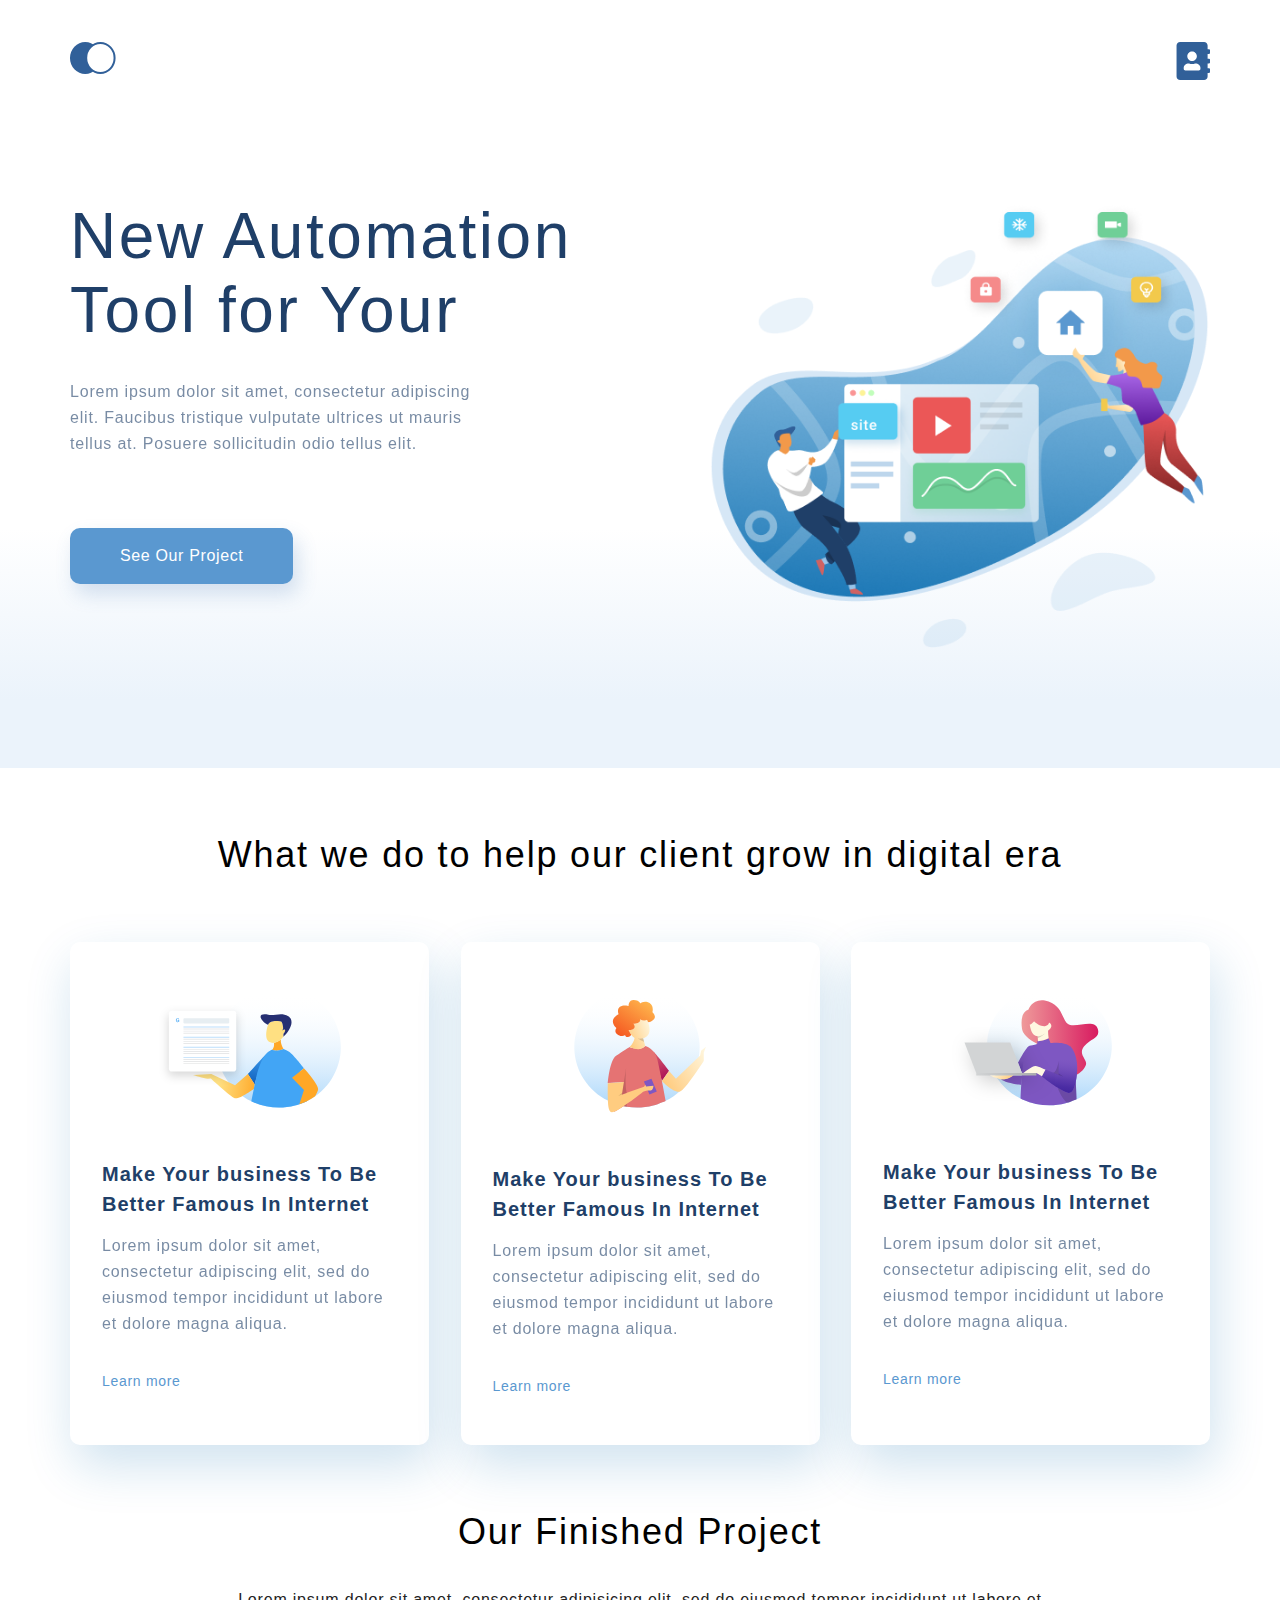
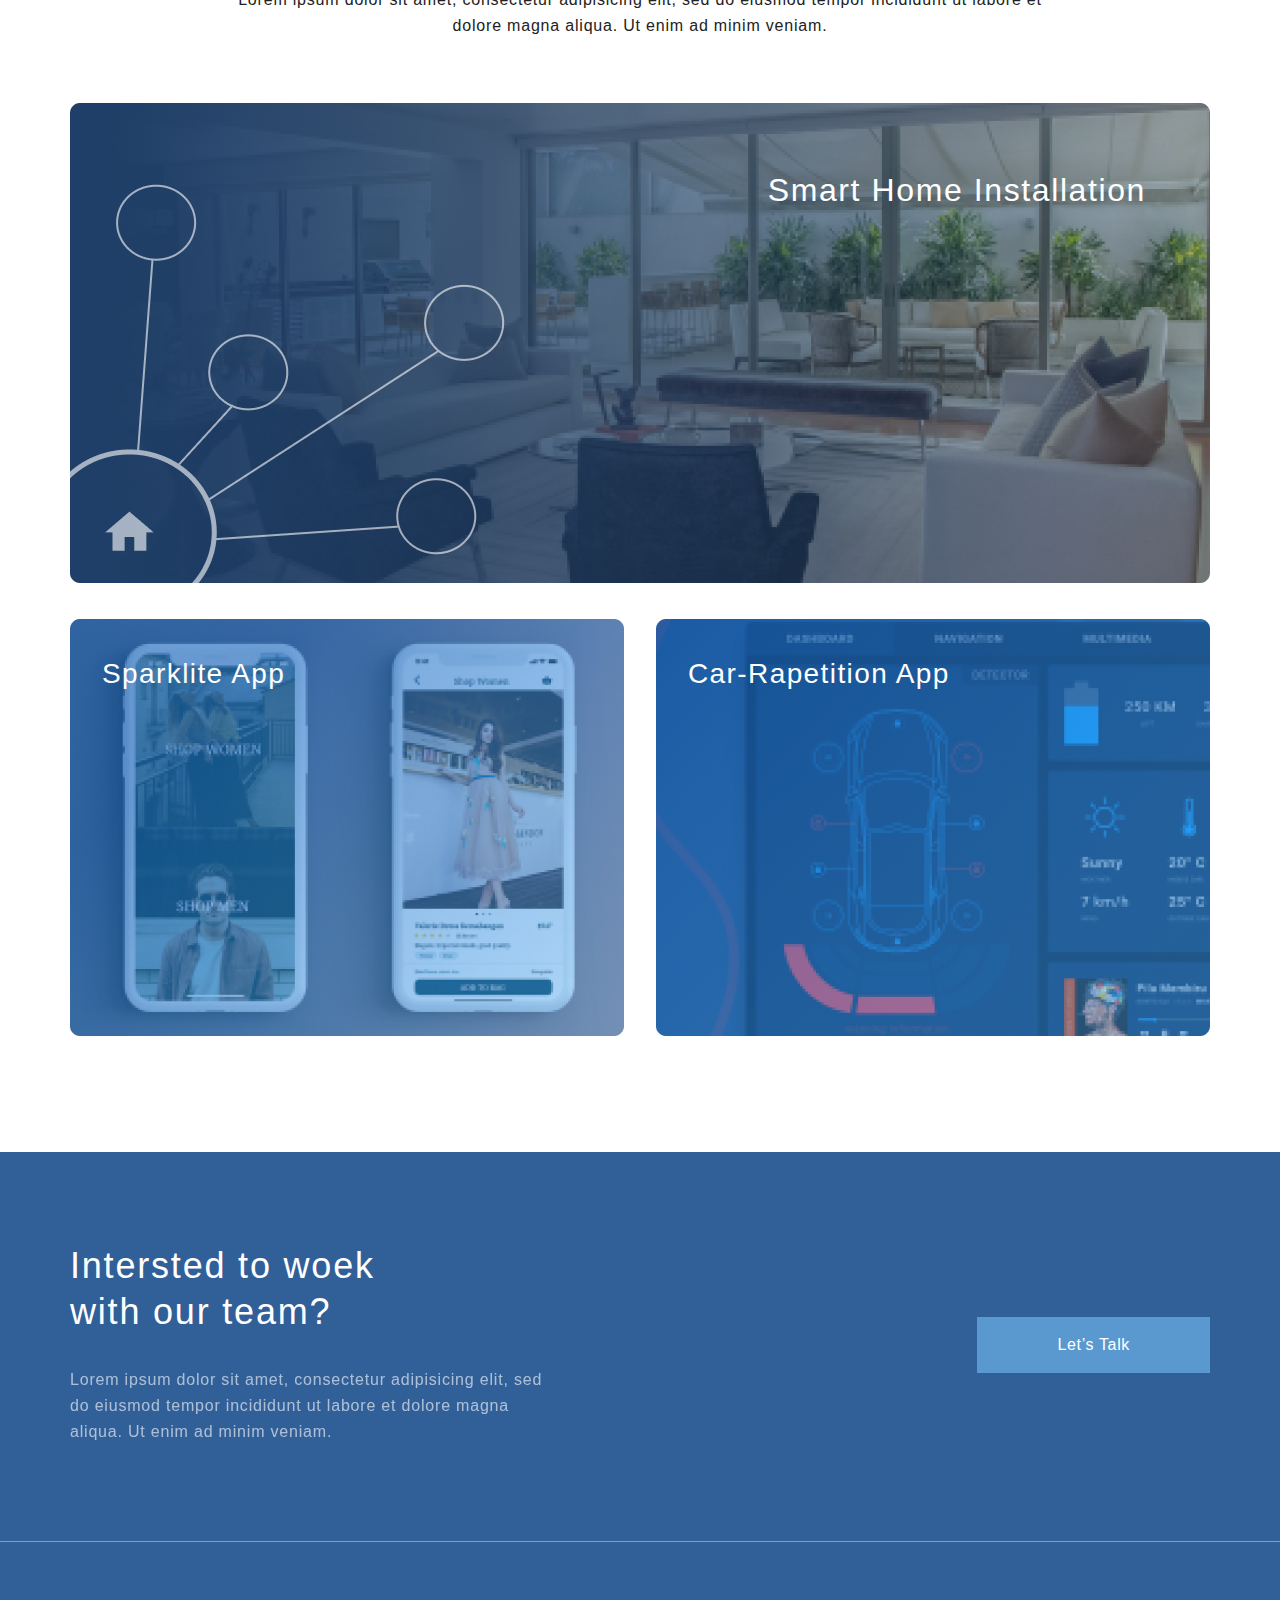
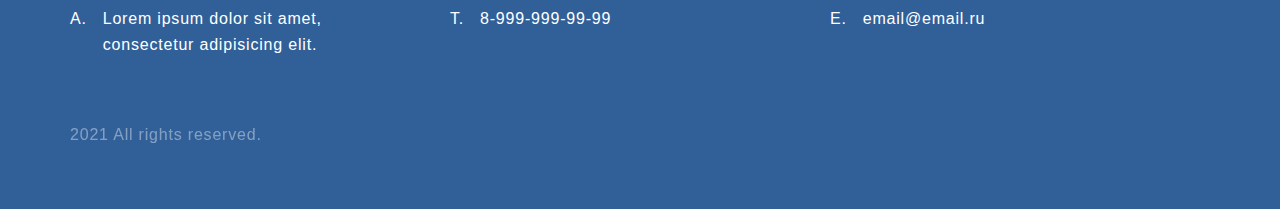
<file: index.html>
<!DOCTYPE html>
<html lang="en">

<head>
    <meta charset="UTF-8">
    <meta http-equiv="X-UA-Compatible" content="IE=edge">
    <meta name="viewport" content="width=device-width, initial-scale=1.0">
    <title>Мой сайт. Главная</title>
    <link rel="stylesheet" href="style.css">
</head>
<!--******************************************************-->

<body>
    <!--~~~~~~~~~~~~~~~~~~~Шапка~~~~~~~~~~~~~~~~~~~~-->
    <div class="top">
        <div class="container top__box">
            <ul class="header">
                <li><a href="index.html"><img src="img/logo.svg" alt="logo"></a></li>
                <li><a href="contakt.html"><img src="img/contakts.svg" alt="contakts"></a></li>
            </ul>
            <div class="top__info">
                <h1 class="top__heading">New Automation Tool for Your</h1>
                <p class="text top__text">
                    Lorem ipsum dolor sit amet, consectetur adipiscing elit. Faucibus tristique vulputate ultrices ut
                    mauris tellus at. Posuere sollicitudin odio tellus elit.
                </p>
                <a class="top__button" href="#">See Our Project</a>
            </div>

        </div>
    </div>

    <!--~~~~~~~~~~~~~~~~~~~~Тело~~~~~~~~~~~~~~~~~~~~-->
    <div class="what-we-do container">
        <h3 class="heading">What we do to help our client grow in digital era</h3>
        <div class="card__box">
            <div class="card">
                <img class="card__img" src="img/card-1.svg" alt="card1">
                <h4 class="heading__mini">Make Your business To Be Better Famous In Internet</h4>
                <p class="text">
                    Lorem ipsum dolor sit amet, consectetur adipiscing elit, sed do eiusmod tempor incididunt ut labore
                    et dolore magna aliqua.
                </p>
                <a class="card__link" href="#">Learn more</a>
            </div>
            <div class="card">
                <img class="card__img" src="img/card-2.svg" alt="card2">
                <h4 class="heading__mini">Make Your business To Be Better Famous In Internet</h4>
                <p class="text">
                    Lorem ipsum dolor sit amet, consectetur adipiscing elit, sed do eiusmod tempor incididunt ut labore
                    et dolore magna aliqua.
                </p>
                <a class="card__link" href="#">Learn more</a>
            </div>
            <div class="card">
                <img class="card__img" src="img/card-3.svg" alt="card3">
                <h4 class="heading__mini">Make Your business To Be Better Famous In Internet</h4>
                <p class="text">
                    Lorem ipsum dolor sit amet, consectetur adipiscing elit, sed do eiusmod tempor incididunt ut labore
                    et dolore magna aliqua.
                </p>
                <a class="card__link" href="#">Learn more</a>
            </div>
        </div>

    </div>

    <div class="project container">
        <h3 class="heading">Our Finished Project</h3>
        <p class="text text__project">
            Lorem ipsum dolor sit amet, consectetur adipisicing elit, sed do eiusmod tempor incididunt ut labore et
            dolore magna aliqua. Ut enim ad minim veniam.
        </p>
        <div class="project__item">
            <img class="project__img" src="img/project1.png" alt="Foto project1">
            <p class="project__text">Smart Home Installation</p>
        </div>
        <div class="project__parent">
            <div class="project__item project__item__margin">
                <img class="project__img" src="img/project2.png" alt="Foto project2">
                <p class="project__text__mini">Sparklite App</p>
            </div>
            <div class="project__item">
                <img class="project__img" src="img/project3.png" alt="Foto project3">
                <p class="project__text__mini">Car-Rapetition App</p>
            </div>
        </div>
    </div>

    <!--~~~~~~~~~~~~~~~~~~~Подвал~~~~~~~~~~~~~~~~~~~-->
    <div class="footer">
        <div class="container foter__info">
            <div class="footer__block__info">
                <h3 class="heading footer__heading">Intersted to woek with our team?</h3>
                <p class="text footer__text">
                    Lorem ipsum dolor sit amet, consectetur adipisicing elit, sed do eiusmod tempor incididunt ut
                    labore et
                    dolore magna aliqua. Ut enim ad minim veniam.
                </p>
            </div>
            <div>
                <a class="link__footer" href="#">Let’s Talk</a>
            </div>
        </div>

        <hr class="footer__hr">

        <div class="container">
            <div class="footer__bottom">
                <ol class="footer__info">
                    <li class="footer__list">
                        <p class="element__list">Lorem ipsum dolor sit amet, consectetur
                            adipisicing elit.</p>
                    </li>
                    <li class="footer__list">
                        <p class="element__list">8-999-999-99-99</p>
                    </li>
                    <li class="footer__list">
                        <p class="element__list">email@email.ru</p>
                    </li>
                </ol>

                <div>
                    <p class="text footer__all__rights">2021 All rights reserved.</p>
                </div>
            </div>
        </div>
    </div>
</body>

</html>
</file>
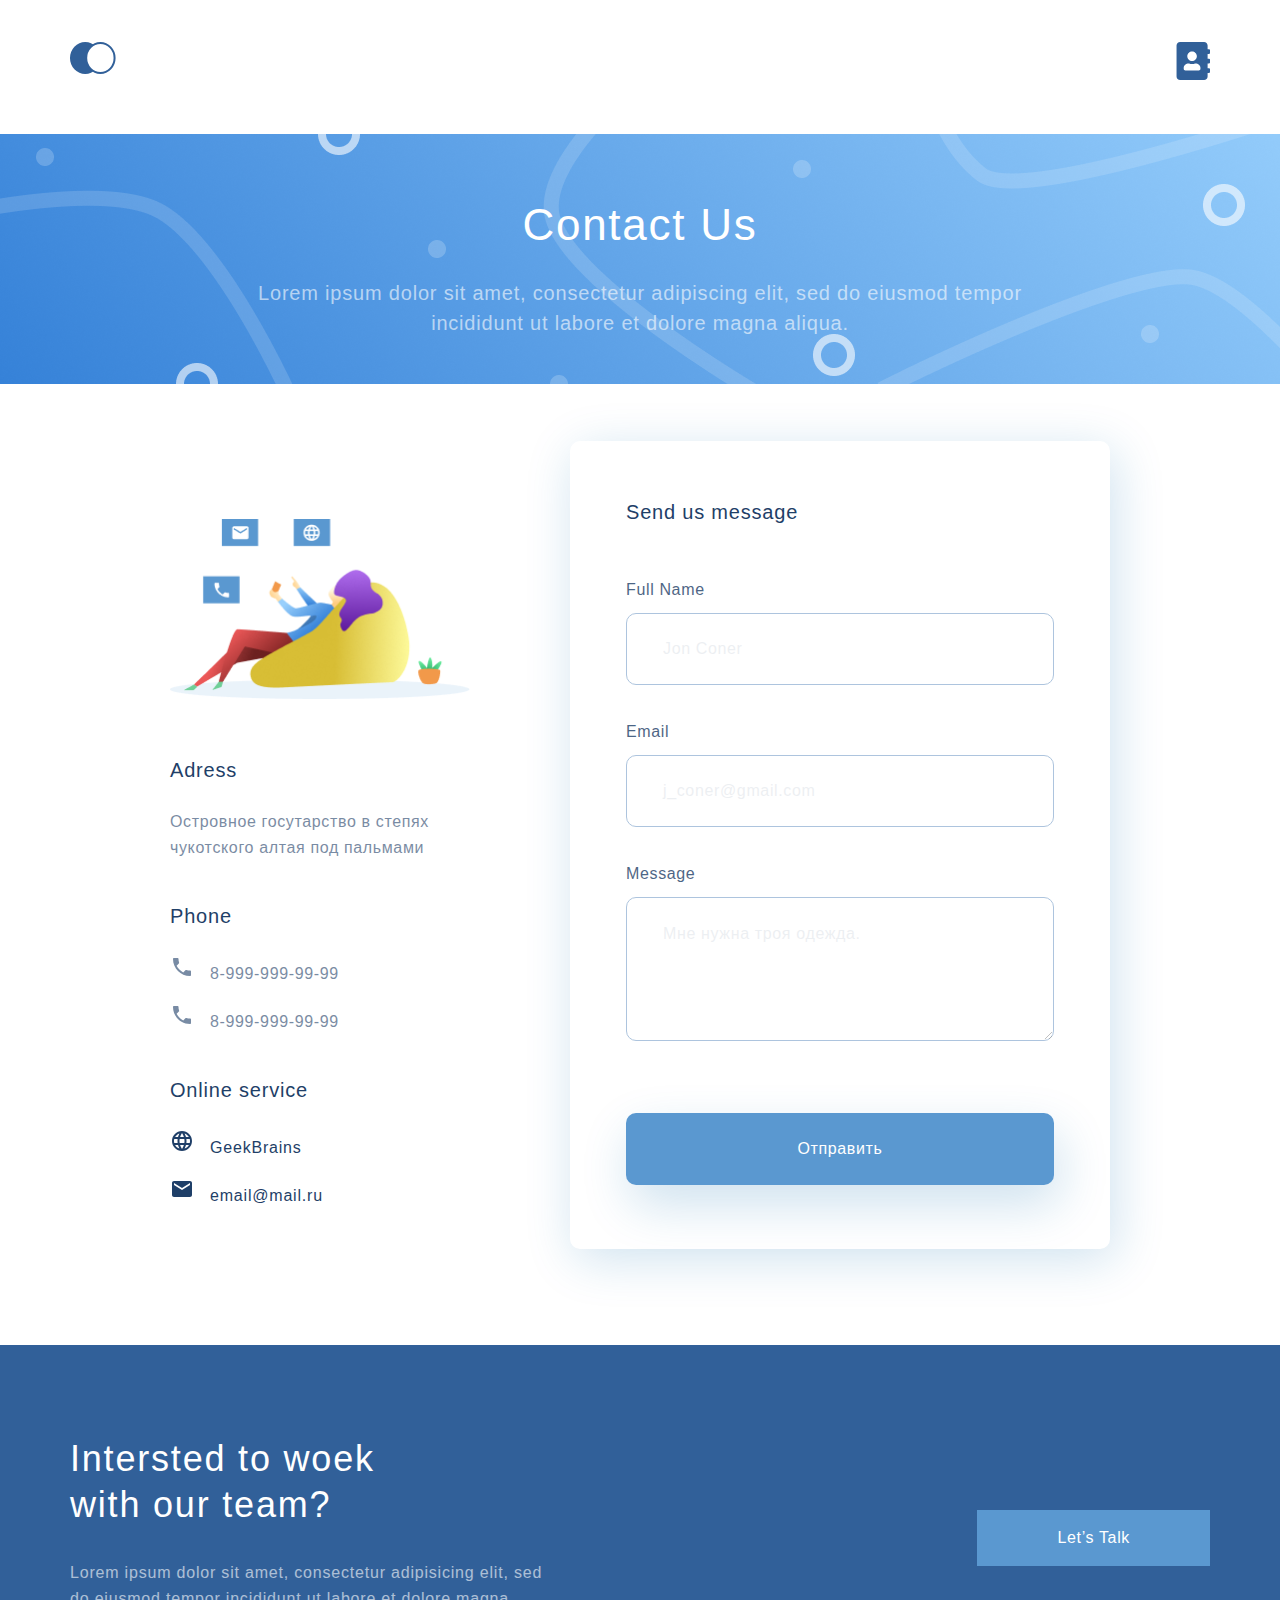
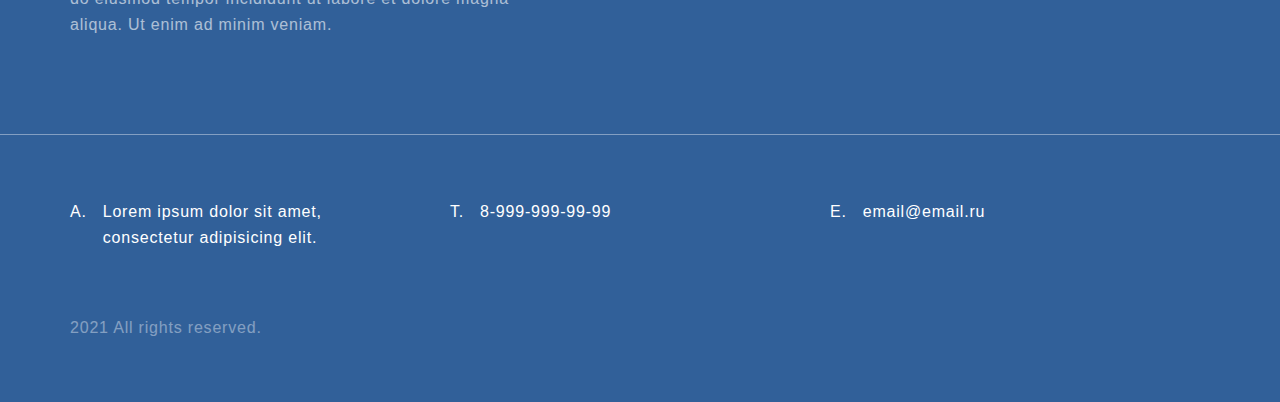
<file: contakt.html>
<!DOCTYPE html>
<html lang="en">

<head>
    <meta charset="UTF-8">
    <meta http-equiv="X-UA-Compatible" content="IE=edge">
    <meta name="viewport" content="width=device-width, initial-scale=1.0">
    <title>Мой сайт. Контакты</title>
    <link rel="stylesheet" href="style.css">
</head>

<body>
    <!--~~~~~~~~~~~~~~~~~~~Шапка~~~~~~~~~~~~~~~~~~~~-->
    <div class="cont__top">
        <div>
            <ul class="header cont__header">
                <li><a href="index.html"><img src="img/logo.svg" alt="logo"></a></li>
                <li><a href="contakt.html"><img src="img/contakts.svg" alt="contakts"></a></li>
            </ul>
            <div class="cont__top__info">
                <h2 class="cont__top__heading">Contact Us</h2>
                <p class="text cont__top__text">
                    Lorem ipsum dolor sit amet, consectetur adipiscing elit, sed do eiusmod tempor incididunt ut labore
                    et dolore magna aliqua.
                </p>
            </div>
        </div>
    </div>

    <!--~~~~~~~~~~~~~~~~~~~~Тело~~~~~~~~~~~~~~~~~~~~-->
    <main class="container">
        <div class="cont__main">
            <div class="cont__info">
                <img class="cont__info__img" src="img/cont_cart_contakts.png" alt="Картинка">

                <h4 class="cont__heading">Adress</h4>
                <p class="text cont__info__text">Островное госутарство в степях чукотского алтая под пальмами</p>
                <h4 class="cont__heading">Phone</h4>
                <ul class="cont__list__phone">
                    <li><img src="img/ic_phone_24px.svg" alt="phone">8-999-999-99-99</li>
                    <li><img src="img/ic_phone_24px.svg" alt="phone">8-999-999-99-99</li>
                </ul>
                <h4 class="cont__heading">Online service</h4>
                <ul class="cont__list__online">
                    <li><img src="img/ic_internet_24px.svg" alt="WWW"><a href="#">GeekBrains</a></li>
                    <li><img src="img//ic_email_24px.svg" alt="email"><a href="mailto:email@mail.ru">email@mail.ru</a>
                    </li>
                </ul>
            </div>
            <form class="cont__form" action="#">
                <h4 class="cont__heading cont__heading__padding">Send us message</h4>
                <p class="cont__name__input">Full Name</p> <input class="cont__input" type="text"
                    placeholder="Jon Coner">
                <p class="cont__name__input">Email</p> <input class="cont__input" type="email"
                    placeholder="j_coner@gmail.com">
                <p class="cont__name__input">Message</p> <textarea class="cont__textarea" cols="30" rows="10"
                    placeholder="Мне нужна троя одежда."></textarea>
                <input class="cont__form__button" type="submit" value="Отправить">
            </form>
        </div>
    </main>
    <div class="cont__map">
        <script type="text/javascript" charset="utf-8" async
            src="https://api-maps.yandex.ru/services/constructor/1.0/js/?um=constructor%3Aaf604ddf850d0dbe1890d8a5e410c3c2914b6306937949d55bf070f71ed04ebd&amp;width=100%25&amp;height=480&amp;lang=ru_RU&amp;scroll=true"></script>
    </div>



    <!--~~~~~~~~~~~~~~~~~~~Подвал~~~~~~~~~~~~~~~~~~~-->
    <div class="footer">
        <div class="container foter__info">
            <div class="footer__block__info">
                <h3 class="heading footer__heading">Intersted to woek with our team?</h3>
                <p class="text footer__text">
                    Lorem ipsum dolor sit amet, consectetur adipisicing elit, sed do eiusmod tempor incididunt ut
                    labore et
                    dolore magna aliqua. Ut enim ad minim veniam.
                </p>
            </div>
            <div>
                <a class="link__footer" href="#">Let’s Talk</a>
            </div>
        </div>

        <hr class="footer__hr">

        <div class="container">
            <div class="footer__bottom">
                <ol class="footer__info">
                    <li class="footer__list">
                        <p class="element__list">Lorem ipsum dolor sit amet, consectetur
                            adipisicing elit.</p>
                    </li>
                    <li class="footer__list">
                        <p class="element__list">8-999-999-99-99</p>
                    </li>
                    <li class="footer__list">
                        <p class="element__list">email@email.ru</p>
                    </li>
                </ol>

                <div>
                    <p class="text footer__all__rights">2021 All rights reserved.</p>
                </div>
            </div>
        </div>
    </div>
</body>



</html>
</file>
<file: style.css>
*{
    margin: 0;
    padding: 0;
    font-family: sans-serif;
}
.top{
    min-height: 768px;
    background: linear-gradient(0deg, #EBF3FB 8.84%, rgba(152, 195, 232, 0) 31.12%);

}
.container{
    max-width: 1140px;
    margin: 0 auto;
}
.top__box{
    display: flex;
    flex-direction: column;
    height: 100%;
    flex-grow: 1;
}
.header{
    display: flex;
    justify-content: space-between ;
    list-style-type: none;
    padding-top: 42px;
}
.top__info{
    padding-top: 115px;
    flex-grow: 1;
    background-image: url(img/top_back.png);
    background-repeat: no-repeat;
    background-position: right center;
    background-size: 44%;
    min-height: 569px;
}
.top__heading{
    width: 510px;
    font-weight: 300;
    font-size: 64px;
    line-height: 74px;
    letter-spacing: 0.04em;
    color: #1F3F68;
    margin-bottom: 32px;
}
.top__text{
    width: 425px;
}
.text{
    font-size: 16px;
    line-height: 26px;
    color: #1F3F68;
    letter-spacing: 0.05em;
    opacity: 0.6;
}
.top__button{
    font-size: 16px;
    line-height: 26px;
    text-align: center;
    letter-spacing: 0.04em;
    color: #FFFFFF;
    background: #5A98D0;
    box-shadow: 5px 10px 20px rgba(53, 110, 173, 0.2);
    border-radius: 10px;
    padding: 15px 50px;
    text-decoration: none;
    display: inline-block;
    margin-top: 71px;
}
.heading{
    font-size: 36px;
    text-align: center;
    font-weight: 300;
    line-height: 46px;
    letter-spacing: 0.05em;
    color: #000000;
}
.what-we-do{
    padding-top: 64px;
}
.card__box{
    display: flex;
    justify-content: space-between;
    padding-top: 64px;
    padding-bottom: 64px;
}
.card{
    width: 359px;
    padding: 44px 32px;
    box-sizing: border-box;
    background: #FFFFFF;
    box-shadow: 5px 20px 50px rgba(16, 112, 177, 0.2);
    border-radius: 10px;
    display: flex;
    flex-direction: column;
}
.heading__mini{
    font-size: 20px;
    line-height: 30px;
    color: #1F3F68;
    letter-spacing: 0.05em;
    margin-bottom: 14px;
}
.card__img{
    align-self: center;
    margin-bottom: 51px;
}
.card__link{
    font-size: 14px;
    line-height: 30px;
    letter-spacing: 0.05em;
    color: #5A98D0;
    text-decoration: none;
    margin-top: 29px;
}
.project{
    margin-bottom: 112px;
}
.text__project{
    width: 75%;
    margin: 32px auto 64px;
    color: #222222;
    text-align: center;
    opacity: 1;
}
.project__item{
    position: relative;
    flex-grow: 1;
}
.project__parent{
    display: flex;
    justify-content: space-between;
    margin-top: 32px;
}
.project__item__margin{
    margin-right: 32px;
}
.project__text{
    font-size: 32px;
    line-height: 46px;
    text-align: right;
    letter-spacing: 0.05em;
    color: #FFFFFF;
    position: absolute;
    top: 64px;
    right: 64px;
}
.project__text__mini{
    font-size: 28px;
    line-height: 46px;
    text-align: right;
    letter-spacing: 0.05em;
    color: #FFFFFF;
    position: absolute;
    top: 32px;
    left: 32px;
}
.project__img{
    width: 100%;
}
.footer{
    margin-top: 64px;
    background: #316099;
    height: 657px;
}
.foter__info{
    display: flex;
    justify-content: space-between;
}
.footer__heading{
    font-size: 36px;
    line-height: 46px;
    letter-spacing: 0.05em;
    color: #FFFFFF;
    width: 350px;
    text-align: left;
    margin-top: 91px;
    margin-bottom: 32px;
}
.footer__text{
    font-size: 16px;
    line-height: 26px;
    letter-spacing: 0.05em;
    color: #FFFFFF;
    opacity: 0.6;
    width: 495px;
    margin-bottom: 96px;
}
.link__footer{
    font-size: 16px;
    line-height: 26px;
    text-align: center;
    letter-spacing: 0.04em;
    color: #FFFFFF;
    background: #5A98D0;
    padding: 15px 80px;
    text-decoration: none;
    display: inline-block;
    margin-top: 165px;
}
.footer__hr{
    height: 1px;
    border: 0;
    background-color: #fff;
    opacity: 0.4;
}
.footer__info{
    margin: 64px 0;
    justify-content: space-between;
    display: flex;
}
.footer__list{
    font-size: 16px;
    line-height: 26px;
    letter-spacing: 0.05em;
    color: #fff;
    flex-grow: 1;
    flex-basis: 33.33333%;
    list-style-type: none;
    display: flex;
    margin-right: 32px;
}
.footer__list:nth-child(1)::before{
    content: 'A.';
    display: block;
    margin-right: 16px;
}
.footer__list:nth-child(2)::before{
    content: 'T.';
    display: block;
    margin-right: 16px;
}
.footer__list:nth-child(3)::before{
    content: 'E.';
    display: block;
    margin-right: 16px;
}
.footer__all__rights{
    font-size: 16px;
    line-height: 26px;
    letter-spacing: 0.05em;
    color: #FFFFFF;
    opacity: 0.4;
}
/*ДЛЯ СТРАНИЦИ "КОНТАКТЫ"*/
.cont__top__info{
    max-width: 1366px;
    height: 250px;
    background-image: url(img/cont_top_back.png);
    background-position-x: center;
    margin: 50px auto 0;
}
.cont__header{
    max-width: 1140px;
    margin: 0 auto;
}
.cont__top__heading{
    font-weight: 500;
    font-size: 44px;
    line-height: 74px;
    text-align: center;
    letter-spacing: 0.04em;
    color: #FFFFFF;
    padding-top: 54px;
}
.cont__top__text{
    font-size: 20px;
    line-height: 30px;
    text-align: center;
    letter-spacing: 0.04em;
    color: rgba(255, 255, 255, 0.6);
    width: 780px;
    margin: 0 auto;
    padding-top: 16px;
    opacity: 1.0;
}
/*Тело Контакты*/
.cont__main{
    max-width: 940px;
    padding-top: 57px;
    display: flex;
    margin: 0 auto;
    justify-content: space-between;
}
.cont__info{
    display: flex;
    flex-direction: column;
    width: 300px;
}
.cont__info__img{
    margin-top: 78px;
    margin-bottom: 56px;
}
.cont__info__text{
    margin-bottom: 40px;
    font-weight: 300;
    font-size: 16px;
    line-height: 26px;
    letter-spacing: 0.04em;
    color: #1F3F68;
    opacity: 0.6;
}
.cont__list__phone{
    margin-bottom: 40px;
    font-weight: 300;
    font-size: 16px;
    line-height: 26px;
    letter-spacing: 0.04em;
    color: #1F3F68;
    opacity: 0.6;
    list-style-type: none;
}
.cont__list__phone>li{
    padding-bottom: 16px;
 }
.cont__list__phone>li>img{
    padding-right: 16px;
}
.cont__list__phone>li:last-child{
    padding-bottom: 0;
}
.cont__list__online{
    margin-bottom: 40px;
    font-size: 16px;
    line-height: 26px;
    letter-spacing: 0.05em;
    color: #1F3F68;
    list-style-type: none;
}
.cont__list__online>li{
    padding-bottom: 16px;
}
.cont__list__online>li>img{
    padding-right: 16px;
}
.cont__list__online>li:last-child{
    padding-bottom: 0;
}
.cont__list__online>li>a{
    text-decoration: none;
}
.cont__list__online>li>a:link{
    list-style: none;
    font-size: 16px;
    line-height: 26px;
    letter-spacing: 0.05em;
    color: #1F3F68;
}
.cont__list__online>li>a:visited{
    list-style: none;
    font-size: 16px;
    line-height: 26px;
    letter-spacing: 0.04em;
    color: #1F3F68;
}
.cont__form{
    display: flex;
    flex-direction: column;
    background: #FFFFFF;
    box-shadow: 5px 10px 50px rgba(16, 112, 177, 0.2);
    border-radius: 10px;
    width: 540px;
    box-sizing: border-box;
    padding: 56px;
}
.cont__map{
    max-width: 940px;
    max-height: 480px;
    margin: 0 auto;
    margin-top: 96px;
}
.cont__heading{
    font-weight: 500;
    font-size: 20px;
    line-height: 30px;
    letter-spacing: 0.04em;
    color: #1F3F68;
    padding-bottom: 24px;

}
.cont__heading__padding{
    padding-bottom: 48px;
}
.cont__name__input{
    font-size: 16px;
    line-height: 30px;
    letter-spacing: 0.04em;
    color: #1F3F68;
    opacity: 0.8;
    padding-bottom: 8px;
}
.cont__input{
    opacity: 0.4;
    border: 1px solid #356EAD;
    box-sizing: border-box;
    border-radius: 10px;
    width: 428px;
    height: 72px;
    margin-bottom: 32px;
}
.cont__input::placeholder{
    font-weight: 300;
    font-size: 16px;
    line-height: 30px;
    letter-spacing: 0.04em;
    color: #1F3F68;
    opacity: 0.2;
    padding-left: 36px;
    padding-top: 21px;
}
.cont__textarea{
    width: 428px;
    height: 144px;
    opacity: 0.4;
    border: 1px solid #356EAD;
    box-sizing: border-box;
    border-radius: 10px;
}
.cont__textarea::placeholder{
    font-weight: 300;
    font-size: 16px;
    line-height: 30px;
    letter-spacing: 0.04em;
    color: #1F3F68;
    opacity: 0.2;
    padding-left: 36px;
    padding-top: 21px;
}
.cont__form__button{
    font-weight: 500;
    font-size: 16px;
    line-height: 26px;
    text-align: center;
    letter-spacing: 0.04em;
    color: #FFFFFF;
    background: #5A98D0;
    box-shadow: 5px 20px 50px rgba(16, 112, 177, 0.2);
    border-radius: 10px;
    width: 428px;
    height: 72px;
    border-style: none;
    margin-top: 72px;
    
}

@media (max-width: 1024px){
/*для планшетов*/
    .container{
        padding-right: 32px;
        padding-left: 32px;
    }
    .top__info{
        background-position: right 280px;
    }
    .cont__header{
        padding-left: 32px;
        padding-right: 32px;
    }
    .cont__main{
        flex-direction: column;
        align-items: center;
    }
    .card__box{
        flex-direction: column;
        align-items: center;
    }
    .card{
        margin-bottom: 32px;
    }
    .cont__map{
        max-height: 392px;
        overflow-y: hidden;
    }
    .footer__heading{
        margin-left: 92px;
        max-width: 340px;
        margin-top: 47px;
    }
    .footer__text{
        margin-left: 92px;
        max-width: 340px;
        margin-bottom: 64px;
    }
    .link__footer{
        padding: 3px 27px 2px;
        margin-right: 92px;
    }
    .footer{
        height: auto;
        padding-bottom: 64px;
    }
    .footer__info{
        flex-direction: column;
        margin-left: 92px;
    }

    .footer__list:nth-child(1)::before{
        margin-right: 36px;
        margin-bottom: 25px;
    }
    .footer__list:nth-child(2)::before{
        margin-right: 36px;
        margin-bottom: 25px;
    }
    .footer__list:nth-child(3)::before{
        margin-right: 36px;
    }
    .footer__all__rights{
        margin-left: 92px;
    }
}

@media (max-width: 667px){
    .container{
        padding-left: 16px;
        padding-right: 16px;
    }
    .header{
        padding-top: 24px;
    }
    .top{
        min-height: 376px;
        padding-bottom: 41px;
        box-sizing: border-box;
    }
    .top__info{
        padding-top: 36px;
        display: flex;
        flex-direction: column;
        align-items: center;
        background-image: none;
        min-height: auto;
    }
    .top__heading{
        width: 100%;
        font-size: 32px;
        text-align: center;
        line-height: 37px;
        margin-bottom: 12px;
    }
    .cont__top__heading{
        font-size: 24px;
        line-height: 28px;
        padding-top: 48px;
    }
    .heading{
        font-size: 24px;
        line-height: 28px;
    }
    .top__text{
        width: 100%;
        text-align: center;
    }
    .cont__top__text{
        width: 100%;
        font-size: 16px;
        padding-top: 32px;
    }
    .top__button{
        font-size: 12px;
        padding: 0 8px;
        margin-top: 32px;
    }
    .what-we-do {
        padding-top: 48px;
    }
    .card__box{
        padding-top: 32px;
    }
    .card{
        width: 100%;
    }
    .text__project {
        width: 100%;
    }
    .project__text{
        font-size: 16px;
        line-height: 19px;
        top: 16px;
        right: 16px;
    }
    .project__text__mini{
        top: 26px;
        left: 16px;
        font-size: 16px;
        line-height: 19px;
    }
    .project__parent{
        flex-direction: column;
        margin-top: 16px;
    }
    .project__item__margin{
        margin-right: 0;
        margin-bottom: 16px;
    }
    .cont__form{
        width: 100%;
        padding: 36px;
    }
    .cont__heading{
        font-size: 20px;
        line-height: 30px;
    }
    .cont__heading__padding{
        padding-bottom: 32px;
    }
    .cont__name__input{
        font-size: 14px;
        padding-bottom: 0;

    }
    .cont__input{
        width: 100%;
        height: 46px;
        padding-bottom: 20px;
    }
    .cont__textarea{
        width: 100%;
        height: 92px;
    }
    .cont__form__button{
        width: 100%;
        height: 46px;
        margin-top: 46px;
    }
    .footer{
        padding-bottom: 32px;
    }
    .foter__info{
        flex-direction: column;
        align-items: center;
    }
    .footer__block__info{
        display: flex;
        flex-direction: column;
        align-items: center;
    }
    .footer__heading{
        text-align: center;
        max-width: 250px;
        margin-top: 16px;
        margin-left: 16px;
        margin-right: 16px;
        margin-bottom: 0;
    }
    .footer__text {
        text-align: center;
        margin-top: 16px;
        margin-left: 16px;
        margin-right: 16px;
        margin-bottom: 0;
    }
    .link__footer {
        padding: 3px 16px 2px;
        margin-right: 0;
        margin-top: 40px;
        margin-bottom: 40px;
    }
    .footer__info{
        flex-direction: column;
        margin-left: 0;
        margin-top: 32px;
        margin-bottom: 16px;
    }
    .footer__list{
        margin-right: 0;
    }
    .footer__list:nth-child(1)::before{
        content: 'A.';
        display: block;
        margin-right: 23px;
        margin-bottom: 0;
    }
    .footer__list:nth-child(2)::before{
        content: 'T.';
        display: block;
        margin-right: 23px;
        margin-bottom: 0;
    }
    .footer__list:nth-child(3)::before{
        content: 'E.';
        display: block;
        margin-right: 23px;
        margin-bottom: 0;
    }
    .element__list{
        padding-bottom: 16px;
    }
    .footer__all__rights{
        margin-left: 0;
        text-align: center;
    }
}
</file>
